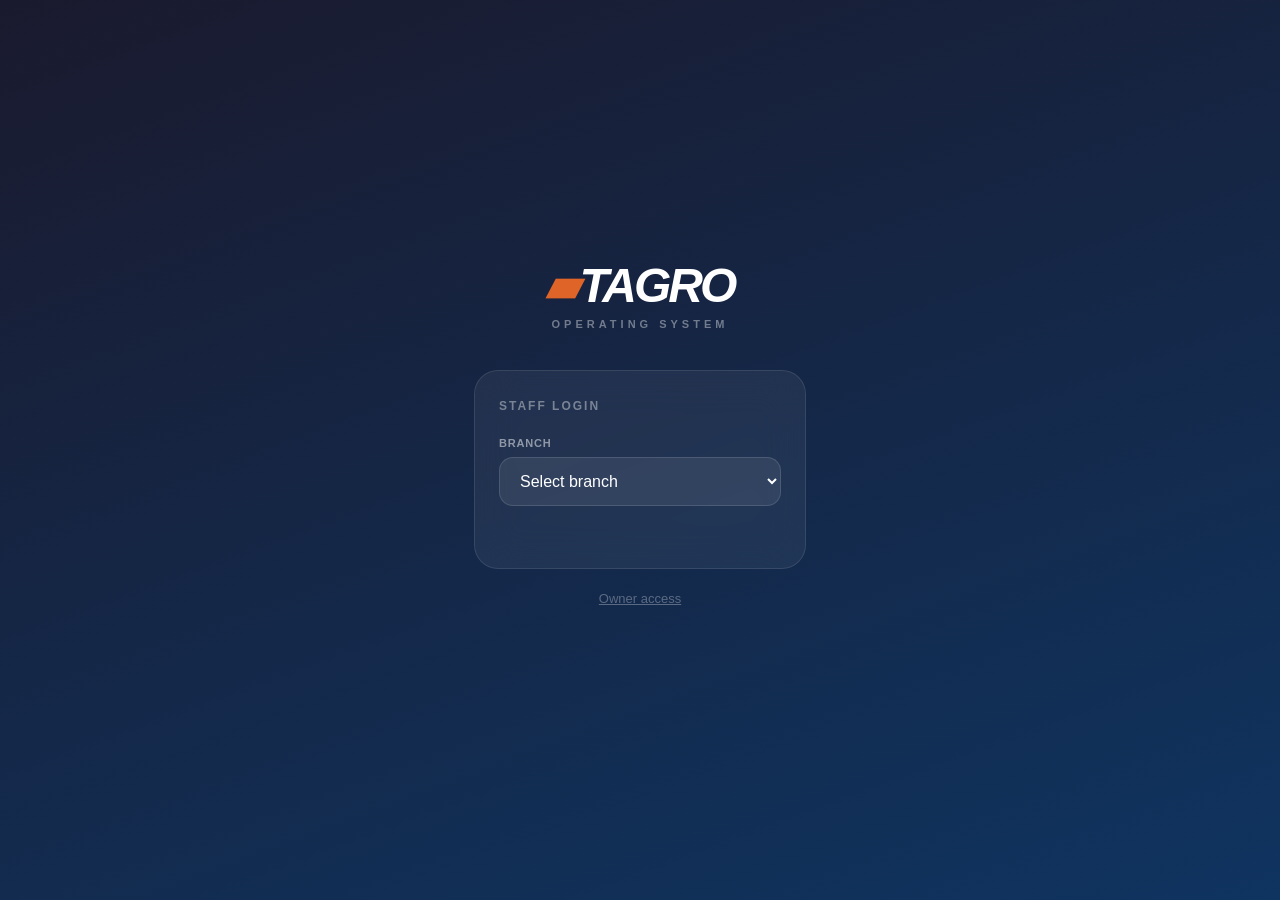
<file: index.html>
<!DOCTYPE html>
<html lang="en">
<head>
<meta charset="utf-8">
<meta name="viewport" content="width=device-width,initial-scale=1,maximum-scale=1,viewport-fit=cover">
<meta name="apple-mobile-web-app-capable" content="yes">
<meta name="apple-mobile-web-app-status-bar-style" content="black-translucent">
<meta name="apple-mobile-web-app-title" content="TAGRO">
<meta name="theme-color" content="#1a1a2e">
<link rel="apple-touch-icon" href="icon-192.png">
<link rel="manifest" href="manifest.json">
<title>TAGRO OS</title>
<link rel="stylesheet" href="os-shell.css">
<script src="os-manifest.js"></script>
<script src="os-icons.js"></script>
<script src="os-core.js"></script>
</head>
<body>

<!-- STATUS BAR -->
<div id="os-statusbar">
  <div class="sb-left">
    <span class="sb-branch" id="sb-branch">—</span>
    <span class="sb-user" id="sb-user"></span>
  </div>
  <div class="sb-right">
    <div id="notif-badge-wrap">
      <button id="notif-btn" onclick="ShadeController.open()" aria-label="Notifications">
        <svg width="22" height="22" viewBox="0 0 24 24" fill="none" stroke="rgba(255,255,255,.8)" stroke-width="2" stroke-linecap="round" stroke-linejoin="round">
          <path d="M18 8A6 6 0 0 0 6 8c0 7-3 9-3 9h18s-3-2-3-9"/><path d="M13.73 21a2 2 0 0 1-3.46 0"/>
        </svg>
      </button>
      <div id="notif-badge">0</div>
    </div>
  </div>
</div>

<!-- HOME SCREEN -->
<div id="os-home">
  <div id="icon-pages">
    <!-- Pages rendered by JS -->
  </div>
</div>

<!-- PAGE DOTS -->
<div id="page-dots"></div>

<!-- DOCK -->
<div id="os-dock">
  <button class="dock-btn" onclick="AppLauncher.close(); ShadeController.close();" title="Home">
    <svg viewBox="0 0 24 24"><path d="m3 9 9-7 9 7v11a2 2 0 0 1-2 2H5a2 2 0 0 1-2-2z"/><polyline points="9 22 9 12 15 12 15 22"/></svg>
    <span>Home</span>
  </button>
  <button class="dock-btn" onclick="AppLauncher.open('receive')" title="Receive Machine">
    <svg viewBox="0 0 24 24"><path d="M12 2v13M8 11l4 4 4-4"/><rect x="3" y="17" width="18" height="4" rx="2"/></svg>
    <span>Receive</span>
  </button>
  <button class="dock-btn" onclick="AppLauncher.open('jobs')" title="All Jobs">
    <svg viewBox="0 0 24 24"><rect x="3" y="4" width="18" height="18" rx="2"/><path d="M16 2v4M8 2v4M3 10h18"/></svg>
    <span>Jobs</span>
  </button>

</div>

<!-- EXIT TO PHONE -->
<button id="btn-exit-phone" onclick="exitToPhone()" title="Return to phone">
  <svg width="18" height="18" viewBox="0 0 24 24" fill="none" stroke="currentColor" stroke-width="2" stroke-linecap="round" stroke-linejoin="round">
    <path d="M9 21H5a2 2 0 0 1-2-2V5a2 2 0 0 1 2-2h4M16 17l5-5-5-5M21 12H9"/>
  </svg>
</button>

<!-- HARD RESET -->
<button id="btn-hard-reset" onclick="HardReset.trigger()" title="Recover from hang">
  <svg viewBox="0 0 24 24"><polyline points="1 4 1 10 7 10"/><path d="M3.51 15a9 9 0 1 0 .49-3.9"/></svg>
</button>

<!-- NOTIFICATION SHADE -->
<div id="notif-shade">
  <div id="shade-backdrop" onclick="ShadeController.close()"></div>
  <div id="shade-panel">
    <div id="shade-drag-area" onclick="ShadeController.close()">
      <div class="shade-handle"></div>
    </div>

    <!-- Quick settings -->
    <div id="shade-quick">

      <div class="quick-tile" id="qt-branch">
        <span class="qt-icon">🏢</span>
        <span class="qt-label" id="qt-branch-label">Branch</span>
      </div>
      <div class="quick-tile" onclick="ShadeController.openSettings()">
        <span class="qt-icon">⚙️</span>
        <span class="qt-label">Settings</span>
      </div>
      <div class="quick-tile" onclick="doLogout()">
        <span class="qt-icon">🔒</span>
        <span class="qt-label">Logout</span>
      </div>
    </div>

    <!-- Pinned shortcuts -->
    <div id="shade-shortcuts">
      <!-- rendered by JS -->
    </div>

    <!-- Notifications -->
    <div id="shade-notifs">
      <!-- rendered by JS -->
    </div>
  </div>
</div>

<!-- APP OVERLAY -->
<div id="app-overlay">
  <div id="app-titlebar">
    <button id="app-back" onclick="AppLauncher.close()" aria-label="Back to home">‹</button>
    <span id="app-title">App</span>
  </div>
  <iframe id="app-frame" src="about:blank" allow="microphone; camera"></iframe>
</div>

<!-- TOAST -->
<div id="os-toast"></div>

<script>
// ═══════════════════════════════════════════════════════════
// TAGRO OS — Shell Controller
// ═══════════════════════════════════════════════════════════

// ── BOOT ──────────────────────────────────────────────────
window.addEventListener('DOMContentLoaded', boot);

async function boot() {
  if (!Session.valid()) {
    location.href = 'login.html';
    return;
  }
  const s = Session.get();
  updateStatusBar(s);
  renderIconGrid(s);
  renderShade(s);
  Notifications.badge();
  setupSwipeGesture();
  setupPageSwipe();

  // Background tasks
  KVConfig.load().catch(() => {});
  setTimeout(() => Jobs.pull().catch(() => {}), 800);

  // Seed a welcome notification if first boot
  if (!OS.get('tagro_booted')) {
    OS.set('tagro_booted', true);
    Notifications.add(`Welcome to TAGRO OS, ${s.name}. Tap any app to begin.`, 'internal');
  }
}

// ── STATUS BAR ────────────────────────────────────────────
function updateStatusBar(s) {
  const branch = s?.branch || '—';
  document.getElementById('sb-branch').textContent = branch;
  document.getElementById('sb-user').textContent = s?.name || '';
  document.getElementById('qt-branch-label').textContent = branch;
}

// ── ICON GRID ─────────────────────────────────────────────
let currentPage = 0;
let iconOrder   = [];

function getVisibleApps(s) {
  // Delegates entirely to TAGRO_MANIFEST.canAccess — the single permission authority.
  // The shell never contains permission logic. It only asks the registry.
  return TAGRO_MANIFEST.apps.filter(a => TAGRO_MANIFEST.canAccess(a, s));
}

function renderIconGrid(s) {
  // Load saved order
  const saved = OS.get('tagro_icon_order', null);
  const apps  = getVisibleApps(s);

  // Use saved order if valid, else default
  if (saved && saved.every(id => apps.find(a => a.id === id))) {
    iconOrder = saved.map(id => apps.find(a => a.id === id));
  } else {
    iconOrder = apps;
  }

  const ICONS_PER_PAGE = 12; // 4×3 grid
  const pages = [];
  for (let i = 0; i < iconOrder.length; i += ICONS_PER_PAGE) {
    pages.push(iconOrder.slice(i, i + ICONS_PER_PAGE));
  }

  const container = document.getElementById('icon-pages');
  container.innerHTML = '';

  pages.forEach((pageApps, pageIdx) => {
    const page = document.createElement('div');
    page.className = 'icon-page';
    page.dataset.page = pageIdx;
    page.style.display = pageIdx === 0 ? 'grid' : 'none';

    pageApps.forEach(app => {
      const el = document.createElement('div');
      el.className = 'app-icon';
      el.dataset.appId = app.id;
      el.innerHTML = `
        <div class="icon-bubble" style="background: ${app.color}">
          ${ICONS[app.icon] || ICONS.close}
        </div>
        <span class="icon-label">${app.label}</span>
      `;
      el.addEventListener('click', () => AppLauncher.open(app.id));
      setupLongPress(el, app);
      page.appendChild(el);
    });

    container.appendChild(page);
  });

  renderPageDots(pages.length);
}

// ── PAGE DOTS ─────────────────────────────────────────────
function renderPageDots(count) {
  const dots = document.getElementById('page-dots');
  dots.innerHTML = '';
  for (let i = 0; i < count; i++) {
    const d = document.createElement('div');
    d.className = 'page-dot' + (i === 0 ? ' active' : '');
    dots.appendChild(d);
  }
}

function setPage(n) {
  const pages = document.querySelectorAll('.icon-page');
  if (n < 0 || n >= pages.length) return;
  pages.forEach((p, i) => p.style.display = i === n ? 'grid' : 'none');
  document.querySelectorAll('.page-dot').forEach((d, i) => {
    d.classList.toggle('active', i === n);
  });
  currentPage = n;
}

// ── HORIZONTAL SWIPE (page switching) ─────────────────────
function setupPageSwipe() {
  const home = document.getElementById('os-home');
  let sx = 0, sy = 0, dragging = false;

  home.addEventListener('touchstart', e => {
    sx = e.touches[0].clientX;
    sy = e.touches[0].clientY;
    dragging = true;
  }, { passive: true });

  home.addEventListener('touchend', e => {
    if (!dragging) return;
    dragging = false;
    const dx = e.changedTouches[0].clientX - sx;
    const dy = e.changedTouches[0].clientY - sy;
    if (Math.abs(dx) > Math.abs(dy) * 1.5 && Math.abs(dx) > 50) {
      if (dx < 0) setPage(currentPage + 1);
      else         setPage(currentPage - 1);
    }
  }, { passive: true });
}

// ── SHADE SWIPE (pull down from top) ──────────────────────
const ShadeController = {
  open: () => {
    renderNotifList();
    document.getElementById('notif-shade').classList.add('open');
    Notifications.markRead();
  },
  close: () => document.getElementById('notif-shade').classList.remove('open'),

  openSettings: () => {
    ShadeController.close();
    const s   = Session.get();
    const ovl = document.getElementById('settings-overlay');
    document.getElementById('settings-session').innerHTML =
      `<strong style="color:white">${OS.esc(s?.name || '—')}</strong><br>
       ${OS.esc(s?.branch || '—')} — ${OS.esc(s?.branchName || '')}
       ${s?.role ? '<br><span style="color:#df6427;font-weight:800">' + OS.esc(s.role) + '</span>' : ''}`;
    document.getElementById('settings-device').textContent = getDeviceId();
    document.getElementById('settings-version').textContent = TAGRO_MANIFEST.version + ' · ' + TAGRO_MANIFEST.build;
    ovl.style.display = 'block';
  },

  closeSettings: () => {
    document.getElementById('settings-overlay').style.display = 'none';
  }
};

function setupSwipeGesture() {
  let startY = 0, startX = 0;

  document.addEventListener('touchstart', e => {
    startY = e.touches[0].clientY;
    startX = e.touches[0].clientX;
  }, { passive: true });

  document.addEventListener('touchend', e => {
    const dy = e.changedTouches[0].clientY - startY;
    const dx = e.changedTouches[0].clientX - startX;
    // Pull down from top third to open shade
    if (dy > 80 && startY < window.innerHeight * 0.35 && Math.abs(dx) < 60) {
      if (!document.getElementById('notif-shade').classList.contains('open')) {
        ShadeController.open();
      }
    }
    // Swipe up on shade to close
    if (dy < -60 && document.getElementById('notif-shade').classList.contains('open')) {
      ShadeController.close();
    }
  }, { passive: true });
}

// ── LONG PRESS (icon wiggle / move future) ────────────────
function setupLongPress(el, app) {
  let timer;
  el.addEventListener('touchstart', () => {
    timer = setTimeout(() => {
      Toast.show('Hold to rearrange — coming soon');
    }, 600);
  }, { passive: true });
  el.addEventListener('touchend',   () => clearTimeout(timer), { passive: true });
  el.addEventListener('touchmove',  () => clearTimeout(timer), { passive: true });
}

// ── NOTIFICATION SHADE ────────────────────────────────────
function renderShade(s) {
  // Pinned shortcuts — top 4 apps
  const shortcuts = document.getElementById('shade-shortcuts');
  const apps = getVisibleApps(s).slice(0, 6);
  shortcuts.innerHTML = apps.map(a => `
    <div class="shortcut-chip" onclick="ShadeController.close(); AppLauncher.open('${a.id}')">
      <div style="width:20px;height:20px;background:${a.color};border-radius:6px;display:flex;align-items:center;justify-content:center;">
        <svg width="12" height="12" viewBox="0 0 24 24" fill="none" stroke="white" stroke-width="2.5" stroke-linecap="round" stroke-linejoin="round">${ICONS[a.icon]?.match(/<[^>]+>[\s\S]*<\/[^>]+>/)?.[0] || ''}</svg>
      </div>
      ${a.label}
    </div>
  `).join('');
}

function renderNotifList() {
  const list  = document.getElementById('shade-notifs');
  const notifs = Notifications.all();
  const colors = TAGRO_MANIFEST.notificationColors;

  if (!notifs.length) {
    list.innerHTML = `<div style="text-align:center;padding:32px;color:rgba(255,255,255,.4);font-size:14px;">No notifications</div>`;
    return;
  }

  list.innerHTML = notifs.slice(0, 30).map(n => {
    const c = colors[n.type] || colors.internal;
    return `
      <div class="notif-item" onclick="handleNotifTap('${n.id}')">
        <div class="notif-dot" style="background:${c.dot}"></div>
        <div class="notif-body">
          <div class="notif-type" style="color:${c.dot}">${c.label}</div>
          <div class="notif-msg">${OS.esc(n.msg)}</div>
          <div class="notif-time">${timeAgo(n.at)}</div>
        </div>
      </div>`;
  }).join('');
}

function handleNotifTap(id) {
  ShadeController.close();
}



// ── EXIT TO PHONE ─────────────────────────────────────────
function exitToPhone() {
  if (window.history.length > 1) {
    window.history.go(-(window.history.length));
  } else {
    // iOS: can't programmatically exit — guide the user
    Toast.show('Press your phone home button to exit');
  }
}

// ── LOGOUT ────────────────────────────────────────────────
function doLogout() {
  Session.clear();
  location.href = 'login.html';
}


</script>

<!-- SETTINGS PANEL (shade-only, no separate file needed) -->
<div id="settings-overlay" style="
  display:none; position:fixed; inset:0; z-index:900;
  background:rgba(0,0,0,.5); backdrop-filter:blur(6px);">
  <div id="settings-panel" style="
    position:absolute; bottom:0; left:0; right:0;
    background:#1a1a2e; border-radius:24px 24px 0 0;
    padding:0 0 calc(env(safe-area-inset-bottom,0px) + 24px);
    max-height:80vh; overflow-y:auto;">
    <div style="width:36px;height:4px;background:rgba(255,255,255,.3);border-radius:2px;margin:12px auto 0;"></div>
    <div style="padding:20px 24px 8px;font-size:12px;font-weight:900;color:rgba(255,255,255,.4);letter-spacing:2px;text-transform:uppercase;">Settings</div>

    <div style="padding:0 20px;">
      <!-- Session info -->
      <div style="background:rgba(255,255,255,.06);border-radius:14px;padding:14px 16px;margin-bottom:12px;">
        <div style="font-size:11px;color:rgba(255,255,255,.4);font-weight:800;text-transform:uppercase;letter-spacing:.8px;margin-bottom:8px;">Session</div>
        <div id="settings-session" style="font-size:14px;color:rgba(255,255,255,.8);line-height:1.6;"></div>
      </div>

      <!-- Device info -->
      <div style="background:rgba(255,255,255,.06);border-radius:14px;padding:14px 16px;margin-bottom:12px;">
        <div style="font-size:11px;color:rgba(255,255,255,.4);font-weight:800;text-transform:uppercase;letter-spacing:.8px;margin-bottom:8px;">Device</div>
        <div style="font-size:13px;color:rgba(255,255,255,.6);" id="settings-device"></div>
      </div>

      <!-- Version -->
      <div style="background:rgba(255,255,255,.06);border-radius:14px;padding:14px 16px;margin-bottom:20px;">
        <div style="font-size:11px;color:rgba(255,255,255,.4);font-weight:800;text-transform:uppercase;letter-spacing:.8px;margin-bottom:4px;">TAGRO OS</div>
        <div style="font-size:13px;color:rgba(255,255,255,.5);">Version <span id="settings-version"></span></div>
      </div>

      <button onclick="doLogout()" style="
        width:100%;padding:14px;background:rgba(220,40,40,.15);
        color:#f87171;border:1.5px solid rgba(220,40,40,.3);
        border-radius:14px;font-size:15px;font-weight:800;cursor:pointer;margin-bottom:10px;">
        Log Out
      </button>
      <button onclick="ShadeController.closeSettings()" style="
        width:100%;padding:14px;background:rgba(255,255,255,.07);
        color:rgba(255,255,255,.6);border:1.5px solid rgba(255,255,255,.1);
        border-radius:14px;font-size:15px;font-weight:800;cursor:pointer;">
        Close
      </button>
    </div>
  </div>
</div>

</body>
</html>
</file>
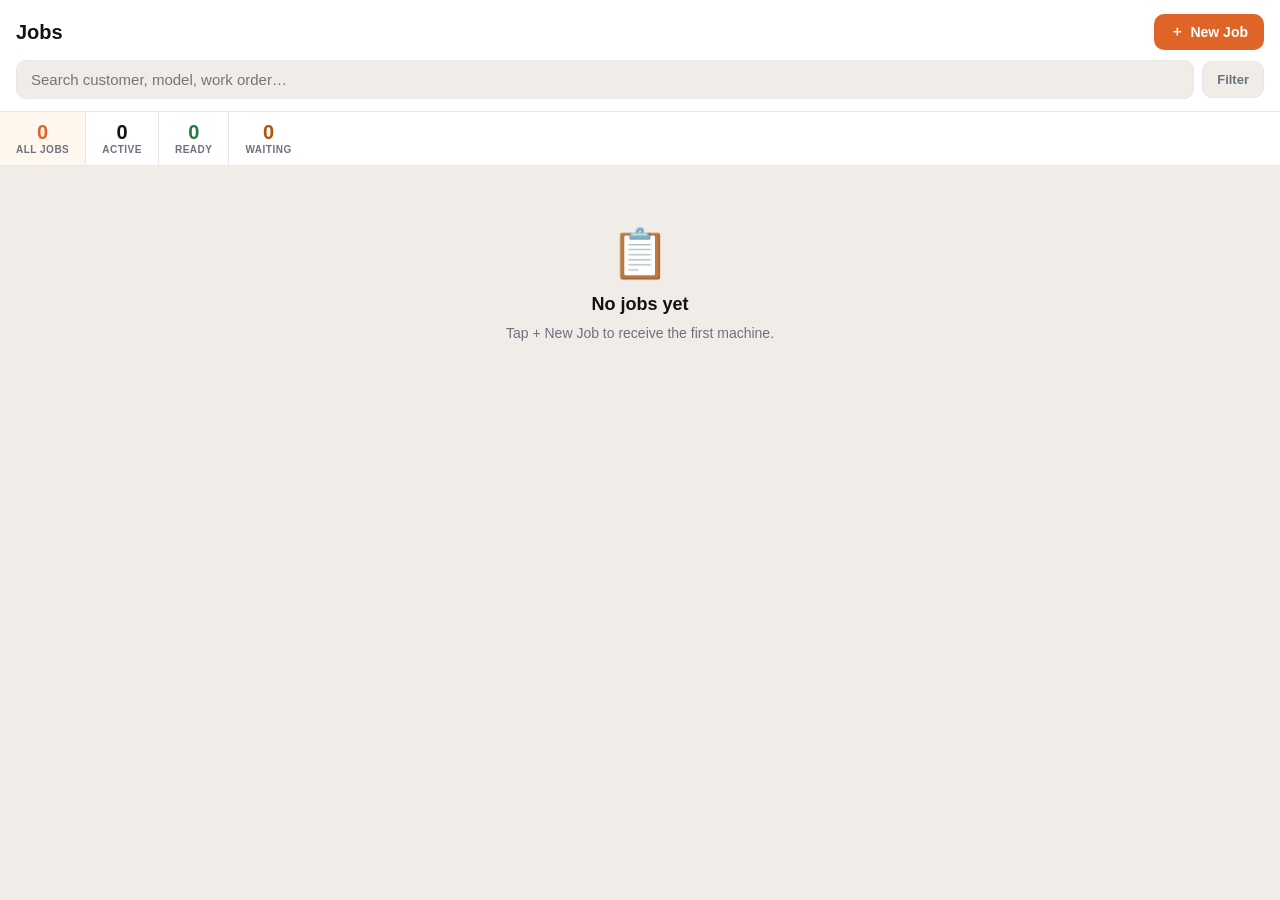
<file: app-jobs.html>
<!DOCTYPE html>
<html lang="en">
<head>
<meta charset="utf-8">
<meta name="viewport" content="width=device-width,initial-scale=1,maximum-scale=1,viewport-fit=cover">
<title>Jobs — TAGRO OS</title>
<style>
/* ── JOBS APP STYLES ────────────────────────────────────────
   Self-contained. Never imports os-shell.css.
   Designed for the OS desktop — feels like a workshop counter,
   not a traditional web list. */

*, *::before, *::after { box-sizing: border-box; margin: 0; padding: 0; }

:root {
  --tagro:       #df6427;
  --tagro-dark:  #b84e1c;
  --tagro-light: #fff7ed;
  --green:       #287a3e;
  --green-light: #f0fdf4;
  --blue:        #2563eb;
  --blue-light:  #eff6ff;
  --amber:       #b45309;
  --amber-light: #fffbeb;
  --red:         #dc2626;
  --red-light:   #fef2f2;
  --slate:       #475569;
  --surface:     #ffffff;
  --bg:          #f0ede8;
  --text:        #121212;
  --muted:       #6b7280;
  --border:      #e5e7eb;
  --font:        -apple-system, 'SF Pro Display', 'Segoe UI', sans-serif;
  --safe-bottom: env(safe-area-inset-bottom, 0px);
  --radius:      16px;
}

html, body {
  height: 100%; background: var(--bg);
  font-family: var(--font); color: var(--text);
  overflow-x: hidden;
  -webkit-tap-highlight-color: transparent;
}

/* ── HEADER ─────────────────────────────────────────────── */
#app-header {
  position: sticky; top: 0; z-index: 20;
  background: white;
  border-bottom: 1px solid var(--border);
  padding: 14px 16px 12px;
}

.header-row {
  display: flex; align-items: center;
  gap: 10px; margin-bottom: 10px;
}

.header-title {
  font-size: 20px; font-weight: 900;
  color: var(--text); flex: 1;
}

#btn-new-job {
  background: var(--tagro); color: white;
  border: none; border-radius: 10px;
  padding: 9px 16px;
  font-size: 14px; font-weight: 900;
  cursor: pointer; white-space: nowrap;
  display: flex; align-items: center; gap: 6px;
  transition: background .15s;
}
#btn-new-job:active { background: var(--tagro-dark); transform: scale(.97); }

/* ── SEARCH + FILTER ────────────────────────────────────── */
.search-row {
  display: flex; gap: 8px; align-items: center;
}

#search-input {
  flex: 1; padding: 10px 14px;
  border: 1.5px solid var(--border); border-radius: 10px;
  font-size: 15px; font-family: var(--font);
  background: var(--bg); color: var(--text);
  outline: none; transition: border-color .2s;
}
#search-input:focus { border-color: var(--tagro); background: white; }

#filter-btn {
  padding: 10px 14px;
  background: var(--bg); border: 1.5px solid var(--border);
  border-radius: 10px; font-size: 13px; font-weight: 800;
  color: var(--muted); cursor: pointer; white-space: nowrap;
  transition: all .15s;
}
#filter-btn.active {
  background: var(--tagro-light);
  border-color: var(--tagro);
  color: var(--tagro-dark);
}
#filter-btn:active { transform: scale(.97); }

/* ── FILTER CHIPS ───────────────────────────────────────── */
#filter-chips {
  display: none;
  gap: 6px; padding: 10px 16px 0;
  overflow-x: auto; scrollbar-width: none;
}
#filter-chips.open { display: flex; }
#filter-chips::-webkit-scrollbar { display: none; }

.filter-chip {
  flex: none; padding: 6px 14px;
  border: 1.5px solid var(--border); border-radius: 99px;
  background: white; color: var(--muted);
  font-size: 12px; font-weight: 800; cursor: pointer;
  transition: all .15s; white-space: nowrap;
}
.filter-chip.active {
  border-color: var(--tagro); background: var(--tagro-light);
  color: var(--tagro-dark);
}
.filter-chip:active { transform: scale(.95); }

/* ── STATS BAR ──────────────────────────────────────────── */
#stats-bar {
  display: flex; gap: 0;
  background: white; border-bottom: 1px solid var(--border);
  overflow-x: auto; scrollbar-width: none;
}
#stats-bar::-webkit-scrollbar { display: none; }

.stat-pill {
  flex: none; padding: 10px 16px;
  text-align: center; cursor: pointer;
  border-right: 1px solid var(--border);
  transition: background .15s; white-space: nowrap;
}
.stat-pill:last-child { border-right: none; }
.stat-pill:active { background: var(--bg); }
.stat-pill.active { background: var(--tagro-light); }

.stat-num {
  display: block; font-size: 20px; font-weight: 900;
  line-height: 1; color: var(--text);
}
.stat-num.orange { color: var(--tagro); }
.stat-num.green  { color: var(--green); }
.stat-num.amber  { color: var(--amber); }
.stat-num.red    { color: var(--red);   }

.stat-label {
  display: block; font-size: 10px; font-weight: 800;
  color: var(--muted); text-transform: uppercase;
  letter-spacing: .5px; margin-top: 2px;
}

/* ── JOB LIST ───────────────────────────────────────────── */
#job-list {
  padding: 12px 16px calc(80px + var(--safe-bottom));
}

.empty-state {
  text-align: center; padding: 48px 24px;
  color: var(--muted);
}
.empty-icon { font-size: 48px; margin-bottom: 12px; }
.empty-title { font-size: 18px; font-weight: 900; margin-bottom: 8px; color: var(--text); }
.empty-sub { font-size: 14px; line-height: 1.5; }

/* ── JOB CARD ───────────────────────────────────────────── */
.job-card {
  background: white; border-radius: var(--radius);
  border: 1.5px solid var(--border);
  margin-bottom: 10px; overflow: hidden;
  transition: border-color .15s, box-shadow .15s;
  cursor: pointer;
}
.job-card:active {
  border-color: var(--tagro);
  box-shadow: 0 0 0 3px var(--tagro-light);
}

/* Status colour strip on left edge */
.job-card-inner {
  display: flex; gap: 0;
}
.status-strip {
  width: 4px; flex: none;
  border-radius: 0;
}

.job-card-body {
  flex: 1; padding: 14px 14px 12px;
  min-width: 0;
}

/* Top row: WO + age */
.job-top {
  display: flex; align-items: flex-start;
  justify-content: space-between; gap: 8px;
  margin-bottom: 6px;
}
.job-wo {
  font-size: 13px; font-weight: 900;
  color: var(--tagro); letter-spacing: .3px;
  white-space: nowrap;
}
.job-age {
  font-size: 11px; font-weight: 700;
  color: var(--muted); white-space: nowrap;
}
.job-age.warn { color: var(--amber); }
.job-age.urgent { color: var(--red); font-weight: 900; }

/* Customer and machine */
.job-customer {
  font-size: 16px; font-weight: 900;
  color: var(--text); margin-bottom: 2px;
  white-space: nowrap; overflow: hidden; text-overflow: ellipsis;
}
.job-machine {
  font-size: 13px; font-weight: 700; color: var(--muted);
  margin-bottom: 8px;
  white-space: nowrap; overflow: hidden; text-overflow: ellipsis;
}

/* Status + action row */
.job-footer {
  display: flex; align-items: center;
  justify-content: space-between; gap: 8px;
}
.status-badge {
  display: inline-flex; align-items: center; gap: 5px;
  padding: 4px 10px; border-radius: 99px;
  font-size: 11px; font-weight: 900;
  text-transform: uppercase; letter-spacing: .4px;
  white-space: nowrap;
}

.action-btn {
  padding: 7px 14px; border-radius: 8px;
  font-size: 12px; font-weight: 900;
  border: none; cursor: pointer;
  white-space: nowrap; transition: all .15s;
}
.action-btn:active { transform: scale(.95); }

/* ── STATUS COLOURS ─────────────────────────────────────── */
.s-received        { background: #f0f9ff; color: #0369a1; }
.s-inspecting      { background: #faf5ff; color: #7c3aed; }
.s-repairing       { background: var(--green-light); color: var(--green); }
.s-onhold          { background: var(--amber-light); color: var(--amber); }
.s-waitingparts    { background: var(--amber-light); color: var(--amber); }
.s-awaitingapproval{ background: var(--blue-light);  color: var(--blue);  }
.s-ready           { background: var(--green-light); color: var(--green); }
.s-delivered       { background: #f8fafc; color: var(--slate); }

/* Strip colours */
.strip-received        { background: #0369a1; }
.strip-inspecting      { background: #7c3aed; }
.strip-repairing       { background: var(--green); }
.strip-onhold          { background: var(--amber); }
.strip-waitingparts    { background: var(--amber); }
.strip-awaitingapproval{ background: var(--blue);  }
.strip-ready           { background: var(--green); }
.strip-delivered       { background: var(--slate); }

/* Action button colours */
.ab-inspect  { background: #f0e6ff; color: #7c3aed; }
.ab-work     { background: var(--green-light); color: var(--green); }
.ab-approval { background: var(--blue-light);  color: var(--blue);  }
.ab-view     { background: var(--bg); color: var(--muted); }
.ab-deliver  { background: var(--tagro-light); color: var(--tagro-dark); }

/* ── SYNC STATUS ────────────────────────────────────────── */
#sync-bar {
  display: none;
  padding: 8px 16px;
  background: var(--amber-light);
  border-bottom: 1px solid #fde68a;
  font-size: 12px; font-weight: 700; color: var(--amber);
  text-align: center;
}
#sync-bar.show { display: block; }

/* ── PULL TO REFRESH HINT ───────────────────────────────── */
#refresh-hint {
  text-align: center; padding: 12px;
  font-size: 12px; color: var(--muted); font-weight: 600;
  display: none;
}

/* ── LOADING ────────────────────────────────────────────── */
#loading {
  text-align: center; padding: 48px 24px;
  color: var(--muted); font-size: 14px; font-weight: 700;
}
.spinner-sm {
  display: inline-block; width: 20px; height: 20px;
  border: 3px solid var(--border); border-top-color: var(--tagro);
  border-radius: 50%; animation: spin .8s linear infinite;
  vertical-align: middle; margin-right: 8px;
}
@keyframes spin { to { transform: rotate(360deg); } }
</style>
</head>
<body>

<!-- HEADER -->
<div id="app-header">
  <div class="header-row">
    <span class="header-title">Jobs</span>
    <button id="btn-new-job" onclick="openReceive()">
      <span>＋</span> New Job
    </button>
  </div>
  <div class="search-row">
    <input type="search" id="search-input"
      placeholder="Search customer, model, work order…"
      oninput="onSearch(this.value)">
    <button id="filter-btn" onclick="toggleFilter()">Filter</button>
  </div>
</div>

<!-- FILTER CHIPS (hidden until Filter tapped) -->
<div id="filter-chips">
  <!-- rendered by JS from status list -->
</div>

<!-- PENDING SYNC WARNING -->
<div id="sync-bar">⚠ Changes pending sync — reconnect to update all devices</div>

<!-- STATS BAR -->
<div id="stats-bar">
  <!-- rendered by JS -->
</div>

<!-- JOB LIST -->
<div id="loading"><span class="spinner-sm"></span>Loading jobs…</div>
<div id="job-list" style="display:none"></div>
<div id="refresh-hint">Pull down to refresh</div>

<script>
// ══════════════════════════════════════════════════════════
// TAGRO OS — app-jobs.html
//
// Thin client. Lists jobs. Derives status from timeline.
// Routes to next app based on job state.
// All data from Jobs service. No Worker calls.
// ══════════════════════════════════════════════════════════

// ── ROUTING TABLE ─────────────────────────────────────────
// Derived from status. Never hardcoded per-job.
// When a new status is added to statusFromEvent, add it here.
const NEXT_ACTION = {
  'Received':          { label: 'Inspect',        app: 'inspection', cls: 'ab-inspect'  },
  'Inspecting':        { label: 'Continue',        app: 'inspection', cls: 'ab-inspect'  },
  'Repairing':         { label: 'Workbench',       app: 'work',       cls: 'ab-work'     },
  'On Hold':           { label: 'Resume',          app: 'work',       cls: 'ab-work'     },
  'Waiting Parts':     { label: 'View Job',        app: 'work',       cls: 'ab-view'     },
  'Awaiting Approval': { label: 'Approval',        app: 'approval',   cls: 'ab-approval' },
  'Ready':             { label: 'Deliver',         app: 'work',       cls: 'ab-deliver'  },
  'Delivered':         { label: 'Record',          app: 'work',       cls: 'ab-view'     },
  'Completed':         { label: 'Record',          app: 'work',       cls: 'ab-view'     },
};

// Status → CSS class mapping (for badge and strip colours)
const STATUS_CSS = {
  'Received':           'received',
  'Inspecting':         'inspecting',
  'Repairing':          'repairing',
  'On Hold':            'onhold',
  'Waiting Parts':      'waitingparts',
  'Awaiting Approval':  'awaitingapproval',
  'Ready':              'ready',
  'Delivered':          'delivered',
  'Completed':          'delivered',
};

// ── STATE ─────────────────────────────────────────────────
let allJobs      = [];
let filteredJobs = [];
let activeFilter = null;   // null = All
let searchQuery  = '';

// ── BOOT ──────────────────────────────────────────────────
window.addEventListener('DOMContentLoaded', boot);

async function boot() {
  loadJobs();
  checkPendingSync();
  renderFilterChips();

  // Pull fresh jobs from Dropbox/Worker in background
  try {
    await window.parent?.Jobs?.pull();
    loadJobs(); // Re-render with any new data
  } catch {}
}

// ── LOAD JOBS ─────────────────────────────────────────────
// Reads from the Jobs service — no Worker call.
// Status derived here, not stored on job.
function loadJobs() {
  try {
    const raw = window.parent?.Jobs?.all() || [];
    // Annotate with derived status (never stored)
    allJobs = raw.map(job => ({
      ...job,
      _status:  deriveStatus(job),
      _ageDays: ageDays(job),
    }));
    allJobs.sort((a, b) =>
      new Date(b.createdAt || 0) - new Date(a.createdAt || 0)
    );
  } catch {
    allJobs = [];
  }
  applyFilter();
  document.getElementById('loading').style.display = 'none';
  document.getElementById('job-list').style.display = 'block';
}

// ── STATUS DERIVATION ─────────────────────────────────────
// Reads statusFromEvent from the manifest via the OS.
// Never hardcoded here. Same logic as Jobs.deriveStatus() in os-core.
function deriveStatus(job) {
  try {
    // Prefer OS method if available
    if (window.parent?.Jobs?.deriveStatus) {
      return window.parent.Jobs.deriveStatus(job);
    }
  } catch {}
  // Inline fallback for standalone/test use
  const map    = window.parent?.TAGRO_MANIFEST?.statusFromEvent || {};
  const events = (job.timeline || []).slice().reverse();
  for (const ev of events) {
    const s = map[ev.type];
    if (s !== undefined && s !== null) return s;
  }
  return 'Received';
}

function ageDays(job) {
  try {
    if (window.parent?.Jobs?.ageDays) return window.parent.Jobs.ageDays(job);
  } catch {}
  return Math.floor(
    (Date.now() - new Date(job.createdAt || job.date || Date.now()).getTime()) / 86400000
  );
}

// ── SEARCH ────────────────────────────────────────────────
function onSearch(val) {
  searchQuery = val.toLowerCase().trim();
  applyFilter();
}

// ── FILTER ────────────────────────────────────────────────
const FILTER_STATUSES = [
  'All',
  'Received',
  'Inspecting',
  'Repairing',
  'On Hold',
  'Waiting Parts',
  'Awaiting Approval',
  'Ready',
  'Delivered',
];

function renderFilterChips() {
  const bar = document.getElementById('filter-chips');
  bar.innerHTML = FILTER_STATUSES.map(s => `
    <div class="filter-chip ${s === 'All' && !activeFilter ? 'active' : ''}"
      data-status="${esc(s)}"
      onclick="setFilter(${s === 'All' ? 'null' : `'${esc(s)}'`})">
      ${esc(s)}
    </div>
  `).join('');
}

function setFilter(status) {
  activeFilter = status;
  // Update chip highlights
  document.querySelectorAll('.filter-chip').forEach(c => {
    const s = c.dataset.status;
    c.classList.toggle('active',
      (status === null && s === 'All') || s === status
    );
  });
  applyFilter();
}

function toggleFilter() {
  const chips = document.getElementById('filter-chips');
  const btn   = document.getElementById('filter-btn');
  const open  = chips.classList.toggle('open');
  btn.classList.toggle('active', open);
}

// ── APPLY FILTER + SEARCH ────────────────────────────────
function applyFilter() {
  filteredJobs = allJobs.filter(job => {
    // Status filter
    if (activeFilter && job._status !== activeFilter) return false;
    // Search filter
    if (searchQuery) {
      const haystack = [
        job.workOrder,
        job.customer?.name,
        job.customer?.phone,
        job.machine?.model,
        job.machine?.serial,
        job._status,
      ].join(' ').toLowerCase();
      if (!haystack.includes(searchQuery)) return false;
    }
    return true;
  });

  renderStats();
  renderList();
}

// ── STATS BAR ─────────────────────────────────────────────
function renderStats() {
  const counts = {};
  allJobs.forEach(j => { counts[j._status] = (counts[j._status] || 0) + 1; });

  const urgent   = allJobs.filter(j => j._ageDays >= 14 && j._status !== 'Delivered').length;
  const active   = allJobs.filter(j => !['Delivered','Completed'].includes(j._status)).length;
  const ready    = counts['Ready'] || 0;
  const waiting  = (counts['On Hold'] || 0) + (counts['Waiting Parts'] || 0);

  document.getElementById('stats-bar').innerHTML = `
    <div class="stat-pill ${!activeFilter ? 'active' : ''}" onclick="setFilter(null)">
      <span class="stat-num orange">${allJobs.length}</span>
      <span class="stat-label">All Jobs</span>
    </div>
    <div class="stat-pill ${activeFilter === null ? '' : ''}" onclick="setFilter(null); setFilter(null)">
      <span class="stat-num">${active}</span>
      <span class="stat-label">Active</span>
    </div>
    <div class="stat-pill" onclick="setFilter('Ready')">
      <span class="stat-num green">${ready}</span>
      <span class="stat-label">Ready</span>
    </div>
    <div class="stat-pill" onclick="setFilter('On Hold')">
      <span class="stat-num amber">${waiting}</span>
      <span class="stat-label">Waiting</span>
    </div>
    ${urgent ? `
    <div class="stat-pill" style="cursor:default">
      <span class="stat-num red">${urgent}</span>
      <span class="stat-label">14d+ Old</span>
    </div>` : ''}
  `;
}

// ── JOB LIST RENDER ──────────────────────────────────────
function renderList() {
  const container = document.getElementById('job-list');

  if (!filteredJobs.length) {
    container.innerHTML = `
      <div class="empty-state">
        <div class="empty-icon">📋</div>
        <div class="empty-title">${
          searchQuery || activeFilter
            ? 'No jobs match'
            : 'No jobs yet'
        }</div>
        <div class="empty-sub">${
          searchQuery
            ? `No results for "${esc(searchQuery)}"`
            : activeFilter
            ? `No jobs with status "${esc(activeFilter)}"`
            : 'Tap + New Job to receive the first machine.'
        }</div>
      </div>`;
    return;
  }

  container.innerHTML = filteredJobs.map(job => jobCard(job)).join('');
}

function jobCard(job) {
  const status  = job._status;
  const css     = STATUS_CSS[status] || 'received';
  const action  = NEXT_ACTION[status];
  const age     = job._ageDays;
  const ageCls  = age >= 14 ? 'urgent' : age >= 7 ? 'warn' : '';
  const ageText = age === 0 ? 'Today'
                : age === 1 ? 'Yesterday'
                : age + ' days ago';

  const serial = job.machine?.serial
    ? `· ${esc(job.machine.serial)}`
    : `<span style="opacity:.5">· No serial</span>`;

  return `
    <div class="job-card" onclick="openJob('${esc(job.id)}', '${esc(status)}')">
      <div class="job-card-inner">
        <div class="status-strip strip-${css}"></div>
        <div class="job-card-body">
          <div class="job-top">
            <span class="job-wo">${esc(job.workOrder || '—')}</span>
            <span class="job-age ${ageCls}">${ageText}</span>
          </div>
          <div class="job-customer">${esc(job.customer?.name || 'Unknown Customer')}</div>
          <div class="job-machine">${esc(job.machine?.model || '—')} ${serial}</div>
          <div class="job-footer">
            <span class="status-badge s-${css}">${esc(status)}</span>
            ${action ? `
              <button class="action-btn ${action.cls}"
                onclick="event.stopPropagation(); doAction('${esc(job.id)}', '${action.app}')">
                ${esc(action.label)} →
              </button>` : ''}
          </div>
        </div>
      </div>
    </div>`;
}

// ── JOB ACTIONS ───────────────────────────────────────────
function openJob(jobId, status) {
  const action = NEXT_ACTION[status];
  if (!action) return;
  doAction(jobId, action.app);
}

function doAction(jobId, appId) {
  try {
    const launcher = window.parent?.AppLauncher;
    if (!launcher) return;

    // Check if the target app is enabled in the manifest
    const manifest = window.parent?.TAGRO_MANIFEST;
    const app      = manifest?.apps?.find(a => a.id === appId);

    if (!app || !app.enabled) {
      // Honest message — app is coming, not broken
      window.parent?.Toast?.show(
        appId === 'inspection' ? 'Inspection app coming soon' :
        appId === 'approval'   ? 'Approval app coming soon'  :
        'This app is not yet available'
      );
      return;
    }

    // Pass job context through OS launch context mechanism
    launcher.open(appId, { jobId });
  } catch {
    // Calm failure — never expose internals
    window.parent?.Toast?.show('Unable to open. Please try again.');
  }
}

function openReceive() {
  try {
    window.parent?.AppLauncher?.open('receive');
  } catch {}
}

// ── PENDING SYNC ──────────────────────────────────────────
function checkPendingSync() {
  try {
    const q = window.parent?.OS?.get('tagros_pending_sync', []) || [];
    document.getElementById('sync-bar').classList.toggle('show', q.length > 0);
  } catch {}
}

// ── UTILITY ───────────────────────────────────────────────
function esc(s) {
  return s == null ? '' : String(s)
    .replace(/&/g,'&amp;').replace(/</g,'&lt;')
    .replace(/>/g,'&gt;').replace(/"/g,'&quot;')
    .replace(/'/g,'&#39;');
}
</script>
</body>
</html>
</file>
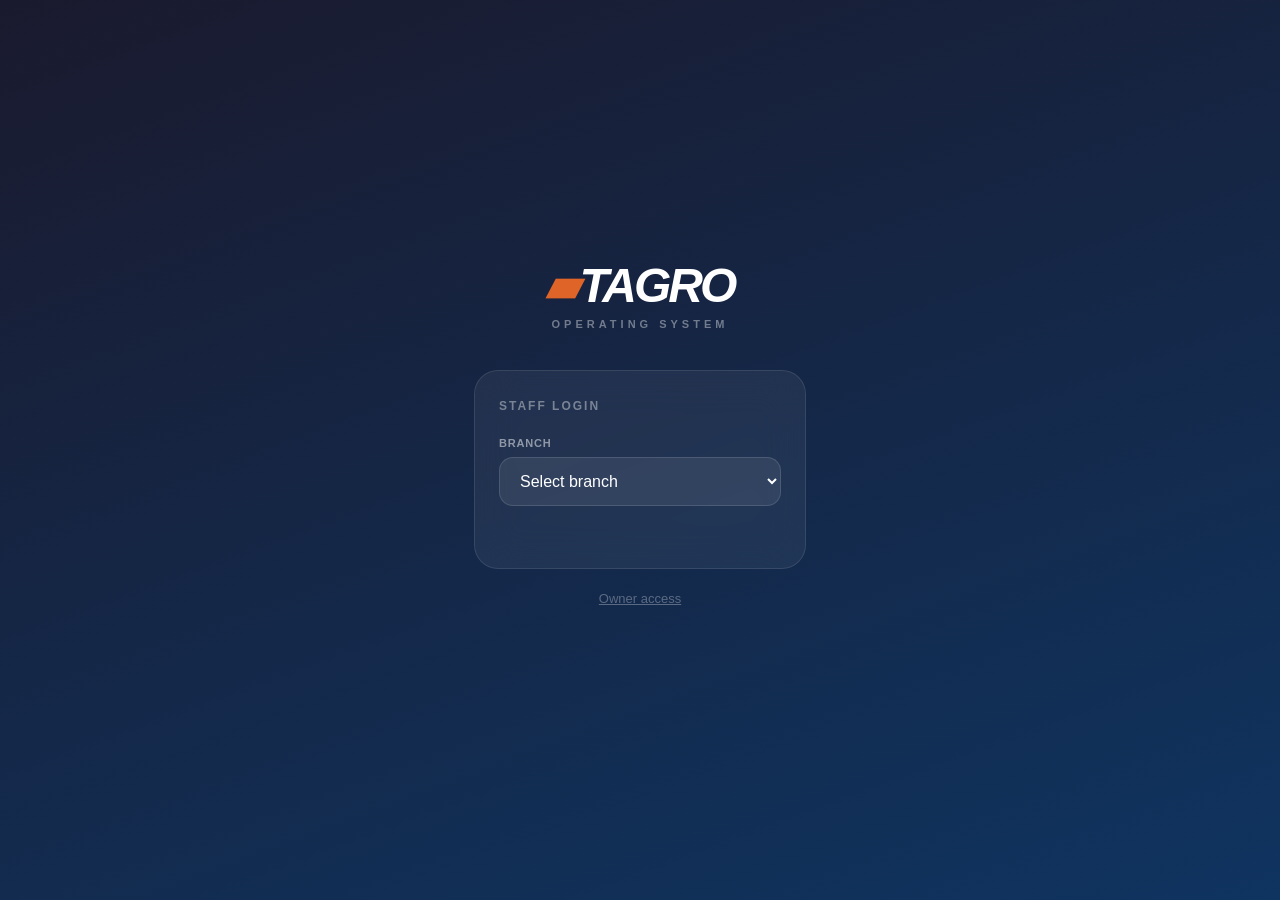
<file: login.html>
<!DOCTYPE html>
<html lang="en">
<head>
<meta charset="utf-8">
<meta name="viewport" content="width=device-width,initial-scale=1,maximum-scale=1,viewport-fit=cover">
<meta name="apple-mobile-web-app-capable" content="yes">
<meta name="apple-mobile-web-app-status-bar-style" content="black-translucent">
<title>TAGRO — Login</title>
<link rel="stylesheet" href="os-shell.css">
<script src="os-manifest.js"></script>
<script src="os-core.js"></script>
<style>
body { display:flex; align-items:center; justify-content:center; min-height:100vh;
  background: linear-gradient(160deg,#1a1a2e 0%,#0f3460 100%); overflow:auto; }

.login-wrap { width:100%; max-width:380px; padding:32px 24px; padding-top:calc(env(safe-area-inset-top,0px)+32px); }

.brand { text-align:center; margin-bottom:40px; }
.brand-mark { font-size:48px; font-weight:900; font-style:italic; color:white; letter-spacing:-3px; line-height:1; }
.brand-mark span { color:#df6427; font-style:normal; }
.brand-sub { font-size:11px; font-weight:900; letter-spacing:4px; text-transform:uppercase; color:rgba(255,255,255,.4); margin-top:8px; }

.card { background:rgba(255,255,255,.06); border:1px solid rgba(255,255,255,.1);
  border-radius:24px; padding:28px 24px; backdrop-filter:blur(20px); }

.card-title { font-size:12px; font-weight:900; color:rgba(255,255,255,.4); letter-spacing:2px;
  text-transform:uppercase; margin-bottom:24px; }

.field { margin-bottom:16px; }
.field label { display:block; font-size:11px; font-weight:900; color:rgba(255,255,255,.5);
  letter-spacing:.8px; text-transform:uppercase; margin-bottom:8px; }
.field select, .field input {
  width:100%; padding:14px 16px; border:1.5px solid rgba(255,255,255,.12);
  border-radius:14px; font-size:16px; font-family:inherit;
  background:rgba(255,255,255,.08); color:white; outline:none;
  transition:border-color .2s; }
.field select:focus, .field input:focus { border-color:#df6427; }
.field select option { background:#1a1a2e; color:white; }

.btn-primary { width:100%; padding:16px; background:#df6427; color:white;
  border:none; border-radius:14px; font-size:17px; font-weight:900;
  cursor:pointer; transition:background .2s; margin-top:8px; }
.btn-primary:active { background:#b84e1c; transform:scale(.98); }

.btn-ghost { width:100%; padding:14px; background:rgba(255,255,255,.07);
  color:rgba(255,255,255,.7); border:1.5px solid rgba(255,255,255,.1);
  border-radius:14px; font-size:15px; font-weight:800; cursor:pointer; margin-top:8px; }
.btn-ghost:active { background:rgba(255,255,255,.15); }

.divider { text-align:center; color:rgba(255,255,255,.25); font-size:12px; margin:14px 0; }
.error { color:#f87171; font-size:13px; text-align:center; margin-top:10px; min-height:18px; }

.otp-hint { font-size:14px; color:rgba(255,255,255,.65); text-align:center;
  margin-bottom:20px; line-height:1.6; }
.otp-hint strong { color:#df6427; }

.step { display:none; }
.step.active { display:block; }

.pin-wrap { position:relative; }
.pin-toggle { position:absolute; right:14px; top:50%; transform:translateY(-50%);
  background:none; border:none; cursor:pointer; font-size:18px; color:rgba(255,255,255,.4); }

.owner-row { text-align:center; margin-top:20px; }
.owner-btn { background:none; border:none; color:rgba(255,255,255,.3);
  font-size:13px; cursor:pointer; text-decoration:underline; }
</style>
</head>
<body>
<div class="login-wrap">
  <div class="brand">
    <div class="brand-mark"><span>▰</span>TAGRO</div>
    <div class="brand-sub">Operating System</div>
  </div>

  <div class="card">

    <!-- STEP 1: Branch + Staff -->
    <div class="step active" id="step-select">
      <div class="card-title">Staff Login</div>

      <div class="field">
        <label>Branch</label>
        <select id="branch-sel" onchange="onBranchChange()">
          <option value="">Select branch</option>
        </select>
      </div>

      <div class="field" id="staff-field" style="display:none">
        <label>Your Name</label>
        <select id="staff-sel" onchange="onStaffChange()">
          <option value="">Select your name</option>
        </select>
      </div>

      <div class="field" id="pin-field" style="display:none">
        <label>PIN</label>
        <div class="pin-wrap">
          <input type="password" inputmode="numeric" maxlength="6" id="pin-input"
            placeholder="• • • • • •"
            oninput="this.value=this.value.replace(/[^0-9]/g,'')"
            onkeydown="if(event.key==='Enter')doLogin()">
          <button class="pin-toggle" onclick="togglePin()">👁</button>
        </div>
      </div>

      <div class="error" id="pin-error"></div>

      <button class="btn-primary" id="btn-login" style="display:none" onclick="doLogin()">
        Enter TAGRO OS
      </button>

      <div class="divider" id="otp-div" style="display:none">or</div>
      <button class="btn-ghost" id="btn-otp" style="display:none" onclick="requestOTP()">
        Send PIN by SMS
      </button>
    </div>

    <!-- STEP 2: OTP entry -->
    <div class="step" id="step-otp">
      <div class="card-title">Verify Phone</div>
      <div class="otp-hint">Code sent to <strong id="otp-phone">your phone</strong></div>
      <div class="field">
        <label>6-Digit Code</label>
        <input type="tel" inputmode="numeric" maxlength="6" id="otp-input"
          placeholder="_ _ _ _ _ _" style="letter-spacing:8px;font-size:24px;text-align:center;"
          oninput="this.value=this.value.replace(/[^0-9]/g,'')"
          onkeydown="if(event.key==='Enter')verifyOTP()">
      </div>
      <div class="error" id="otp-error"></div>
      <button class="btn-primary" onclick="verifyOTP()">Verify & Enter</button>
      <button class="btn-ghost" onclick="showStep('step-select')">← Back</button>
    </div>

  </div>

  <div class="owner-row">
    <button class="owner-btn" onclick="ownerLogin()">Owner access</button>
  </div>
</div>

<div id="os-toast"></div>

<script>
const API = TAGRO_MANIFEST.api; // single source of truth — defined in os-manifest.js

// Redirect if already logged in
if (Session.valid()) location.href = 'index.html';

// Check expired flag
if (new URLSearchParams(location.search).get('expired')) {
  Toast.show('Session expired — please login again');
}

// ── POPULATE BRANCH ───────────────────────────────────────
(function populateBranches() {
  const sel = document.getElementById('branch-sel');
  Object.entries(TAGRO_MANIFEST.branches).forEach(([code, name]) => {
    const o = document.createElement('option');
    o.value = code; o.textContent = `${code} — ${name}`;
    sel.appendChild(o);
  });
  // Try to restore last branch
  const last = OS.get('tagro_last_branch');
  if (last) { sel.value = last; onBranchChange(); }
})();

function onBranchChange() {
  const branch = document.getElementById('branch-sel').value;
  OS.set('tagro_last_branch', branch);
  const staffField = document.getElementById('staff-field');
  const staffSel   = document.getElementById('staff-sel');
  if (!branch) { staffField.style.display = 'none'; return; }
  staffField.style.display = 'block';

  // Load staff from KV cache or fallback to manifest
  const kv = OS.get('tagro_kv_staff', []);
  const branchStaff = kv.filter(s => s.branch === branch && s.active !== false);

  staffSel.innerHTML = '<option value="">Select your name</option>';
  branchStaff.forEach(s => {
    const o = document.createElement('option');
    o.value = s.name; o.textContent = s.name + (s.role === 'Manager' ? ' (Manager)' : '');
    staffSel.appendChild(o);
  });
  // Always offer Demo
  const demo = document.createElement('option'); demo.value='Demo'; demo.textContent='Demo (Practice)'; staffSel.appendChild(demo);

  document.getElementById('pin-field').style.display = 'none';
  document.getElementById('btn-login').style.display = 'none';
  document.getElementById('otp-div').style.display = 'none';
  document.getElementById('btn-otp').style.display = 'none';
}

function onStaffChange() {
  const name = document.getElementById('staff-sel').value;
  if (!name) return;
  document.getElementById('pin-field').style.display = 'block';
  document.getElementById('btn-login').style.display = 'block';
  if (name !== 'Demo') {
    document.getElementById('otp-div').style.display = 'block';
    document.getElementById('btn-otp').style.display = 'block';
  }
  document.getElementById('pin-input').focus();
}

function togglePin() {
  const inp = document.getElementById('pin-input');
  inp.type = inp.type === 'password' ? 'text' : 'password';
}

// ── LOGIN ─────────────────────────────────────────────────
async function doLogin() {
  const branch = document.getElementById('branch-sel').value;
  const name   = document.getElementById('staff-sel').value;
  const pin    = document.getElementById('pin-input').value;
  const errEl  = document.getElementById('pin-error');
  errEl.textContent = '';

  if (!branch || !name) { errEl.textContent = 'Select branch and name'; return; }

  // Demo mode
  if (name === 'Demo') {
    Session.set({ name:'Demo', branch, branchName: TAGRO_MANIFEST.branches[branch], role:'Staff', demo:true });
    location.href = 'index.html'; return;
  }

  if (!pin || pin.length < 4) { errEl.textContent = 'Enter your PIN'; return; }

  // Check local PIN hash
  const key = `pin_${branch}_${name.replace(/\s+/g,'_')}`;
  const stored = OS.get(key, null);

  if (!stored) {
    // First time — set PIN
    const hashed = await hashPin(pin);
    OS.set(key, hashed);
    loginSuccess(name, branch, getStaffRole(name, branch));
    return;
  }

  const hashed = await hashPin(pin);
  if (hashed !== stored) { errEl.textContent = 'Wrong PIN. Try SMS code instead.'; return; }
  loginSuccess(name, branch, getStaffRole(name, branch));
}

async function hashPin(pin) {
  const txt = new TextEncoder().encode(pin + '|tagro-os-v1');
  const buf = await crypto.subtle.digest('SHA-256', txt);
  return Array.from(new Uint8Array(buf)).map(b => b.toString(16).padStart(2,'0')).join('');
}

function getStaffRole(name, branch) {
  const kv = OS.get('tagro_kv_staff', []);
  const found = kv.find(s => s.name === name && s.branch === branch);
  return found?.role || 'Staff';
}

function loginSuccess(name, branch, role) {
  Session.set({ name, branch, branchName: TAGRO_MANIFEST.branches[branch], role });
  // Background: activate device
  fetch(`${API}/device/activate`, {
    method:'POST', headers:{'Content-Type':'application/json'},
    body: JSON.stringify({ name, branch, deviceId: getDeviceId(), deviceInfo: navigator.userAgent.slice(0,80) })
  }).catch(()=>{});
  // Load KV config in background
  KVConfig.load().catch(()=>{});
  location.href = 'index.html';
}

// ── OTP ───────────────────────────────────────────────────
async function requestOTP() {
  const name   = document.getElementById('staff-sel').value;
  const branch = document.getElementById('branch-sel').value;
  document.getElementById('pin-error').textContent = 'Sending…';
  try {
    const res  = await fetch(`${API}/auth/otp-send`, {
      method:'POST', headers:{'Content-Type':'application/json'},
      body: JSON.stringify({ name, branch })
    });
    const data = await res.json();
    if (data.ok) {
      document.getElementById('otp-phone').textContent = data.masked;
      showStep('step-otp');
      document.getElementById('otp-input').focus();
    } else {
      document.getElementById('pin-error').textContent = data.error || 'Could not send SMS';
    }
  } catch {
    document.getElementById('pin-error').textContent = 'Network error — check connection';
  }
}

async function verifyOTP() {
  const name   = document.getElementById('staff-sel').value;
  const branch = document.getElementById('branch-sel').value;
  const otp    = document.getElementById('otp-input').value;
  const errEl  = document.getElementById('otp-error');
  if (otp.length !== 6) { errEl.textContent = 'Enter the 6-digit code'; return; }
  errEl.textContent = 'Verifying…';
  try {
    const res  = await fetch(`${API}/auth/otp-verify`, {
      method:'POST', headers:{'Content-Type':'application/json'},
      body: JSON.stringify({ name, branch, otp })
    });
    const data = await res.json();
    if (data.ok) {
      loginSuccess(name, branch, data.member?.role || 'Staff');
    } else {
      errEl.textContent = data.reason === 'expired' ? 'Code expired — request again' :
                          data.reason === 'blocked'  ? 'Too many attempts — wait 10 min' :
                          `Wrong code (${data.attemptsLeft} left)`;
    }
  } catch {
    errEl.textContent = 'Network error';
  }
}

// ── OWNER ─────────────────────────────────────────────────
async function ownerLogin() {
  const pin = prompt('Owner PIN:');
  if (!pin) return;
  const key    = 'pin_owner_tmthomas';
  const stored = OS.get(key, null);
  if (!stored) {
    const c = prompt('Set owner PIN (first time — confirm):');
    if (!c || c !== pin) { alert('PINs did not match'); return; }
    OS.set(key, await hashPin(pin));
    Toast.show('Owner PIN set');
  } else {
    if (await hashPin(pin) !== stored) { Toast.show('Wrong PIN'); return; }
  }
  Session.set({ name:'T M Thomas', phone:'9656361846', branch:'ALL', branchName:'All Branches', role:'Owner', loginAt: new Date().toISOString() });
  location.href = 'index.html';
}

function showStep(id) {
  document.querySelectorAll('.step').forEach(s => s.classList.remove('active'));
  document.getElementById(id).classList.add('active');
}

// Load KV staff in background so branch staff list is populated
KVConfig.load().catch(()=>{});
</script>
</body>
</html>
</file>
<file: os-shell.css>
/* TAGRO OS — Shell Styles */
/* Only the OS chrome. App styles live inside their own files. */

*, *::before, *::after { box-sizing: border-box; margin: 0; padding: 0; }

:root {
  --tagro:       #df6427;
  --tagro-dark:  #b84e1c;
  --tagro-light: #fff7ed;
  --green:       #287a3e;
  --blue:        #2563eb;
  --surface:     #ffffff;
  --bg:          #f0ede8;
  --text:        #121212;
  --muted:       #6b7280;
  --border:      #e5e7eb;
  --shadow:      0 4px 24px rgba(0,0,0,.12);
  --radius:      18px;
  --icon-size:   72px;
  --font:        -apple-system, 'SF Pro Display', 'Segoe UI', sans-serif;
  --safe-top:    env(safe-area-inset-top, 0px);
  --safe-bottom: env(safe-area-inset-bottom, 0px);
}

html, body {
  height: 100%; width: 100%;
  font-family: var(--font);
  background: var(--bg);
  color: var(--text);
  overflow: hidden;
  -webkit-tap-highlight-color: transparent;
  user-select: none;
}

/* ── STATUS BAR ──────────────────────────────────────────── */
#os-statusbar {
  position: fixed;
  top: 0; left: 0; right: 0;
  height: calc(44px + var(--safe-top));
  padding-top: var(--safe-top);
  display: flex;
  align-items: center;
  justify-content: space-between;
  padding-left: 20px;
  padding-right: 16px;
  z-index: 1000;
  background: transparent;
}

#os-statusbar .sb-left {
  display: flex; align-items: center; gap: 10px;
}
#os-statusbar .sb-branch {
  font-size: 13px; font-weight: 900;
  color: var(--tagro);
  background: white;
  padding: 3px 10px;
  border-radius: 99px;
  box-shadow: 0 1px 4px rgba(0,0,0,.1);
}
#os-statusbar .sb-user {
  font-size: 12px; font-weight: 700; color: var(--muted);
}
#os-statusbar .sb-right {
  display: flex; align-items: center; gap: 12px;
}
#notif-badge-wrap {
  position: relative;
}
#notif-btn {
  background: none; border: none; cursor: pointer;
  width: 32px; height: 32px;
  display: flex; align-items: center; justify-content: center;
}
#notif-badge {
  display: none;
  position: absolute; top: -2px; right: -2px;
  width: 16px; height: 16px;
  background: #ef4444; color: white;
  font-size: 9px; font-weight: 900;
  border-radius: 50%;
  align-items: center; justify-content: center;
}

/* ── WALLPAPER / HOME ────────────────────────────────────── */
#os-home {
  position: fixed;
  inset: 0;
  display: flex;
  flex-direction: column;
  background: linear-gradient(160deg, #1a1a2e 0%, #16213e 40%, #0f3460 100%);
}



/* ── ICON GRID ───────────────────────────────────────────── */
#icon-pages {
  flex: 1;
  display: flex;
  align-items: center;
  justify-content: center;
  padding-top: calc(44px + var(--safe-top) + 12px);
  padding-bottom: calc(80px + var(--safe-bottom));
  overflow: hidden;
}

.icon-page {
  display: grid;
  grid-template-columns: repeat(4, 1fr);
  gap: 8px 4px;
  width: 100%;
  max-width: 400px;
  padding: 0 16px;
}

.app-icon {
  display: flex;
  flex-direction: column;
  align-items: center;
  gap: 6px;
  padding: 10px 4px;
  cursor: pointer;
  border-radius: 16px;
  transition: transform .12s, opacity .12s;
  -webkit-tap-highlight-color: transparent;
  position: relative;
}
.app-icon:active { transform: scale(.88); opacity: .8; }

.icon-bubble {
  width: var(--icon-size);
  height: var(--icon-size);
  border-radius: 20px;
  display: flex;
  align-items: center;
  justify-content: center;
  box-shadow: 0 4px 12px rgba(0,0,0,.25), inset 0 1px 0 rgba(255,255,255,.2);
}

.icon-bubble svg {
  width: 34px; height: 34px;
  stroke: white; fill: none;
  stroke-width: 2; stroke-linecap: round; stroke-linejoin: round;
}

.icon-label {
  font-size: 11px;
  font-weight: 700;
  color: rgba(255,255,255,.9);
  text-shadow: 0 1px 3px rgba(0,0,0,.5);
  text-align: center;
  letter-spacing: .2px;
  max-width: 70px;
  line-height: 1.2;
}



/* Page dots */
#page-dots {
  position: fixed;
  bottom: calc(72px + var(--safe-bottom) + 12px);
  left: 0; right: 0;
  display: flex;
  justify-content: center;
  gap: 6px;
  z-index: 100;
}
.page-dot {
  width: 6px; height: 6px;
  border-radius: 50%;
  background: rgba(255,255,255,.4);
  transition: all .2s;
}
.page-dot.active {
  background: white;
  width: 18px;
  border-radius: 3px;
}

/* ── DOCK ────────────────────────────────────────────────── */
#os-dock {
  position: fixed;
  bottom: var(--safe-bottom);
  left: 0; right: 0;
  height: 80px;
  display: flex;
  align-items: center;
  justify-content: space-around;
  padding: 0 24px;
  background: rgba(255,255,255,.15);
  backdrop-filter: blur(20px);
  -webkit-backdrop-filter: blur(20px);
  border-top: 1px solid rgba(255,255,255,.1);
  z-index: 200;
}

.dock-btn {
  display: flex;
  flex-direction: column;
  align-items: center;
  gap: 4px;
  background: none;
  border: none;
  cursor: pointer;
  padding: 8px 12px;
  border-radius: 12px;
  transition: background .15s;
  color: white;
  -webkit-tap-highlight-color: transparent;
}
.dock-btn:active { background: rgba(255,255,255,.15); }
.dock-btn svg { width: 22px; height: 22px; stroke: rgba(255,255,255,.85); fill: none; stroke-width: 2; stroke-linecap: round; stroke-linejoin: round; }
.dock-btn span { font-size: 9px; font-weight: 800; color: rgba(255,255,255,.7); letter-spacing: .3px; text-transform: uppercase; }

/* Exit to phone button — always visible */
#btn-exit-phone {
  position: fixed;
  bottom: calc(var(--safe-bottom) + 88px);
  right: 16px;
  width: 36px; height: 36px;
  background: rgba(0,0,0,.35);
  backdrop-filter: blur(8px);
  border: 1px solid rgba(255,255,255,.2);
  border-radius: 50%;
  display: flex; align-items: center; justify-content: center;
  cursor: pointer;
  z-index: 300;
  color: rgba(255,255,255,.8);
  font-size: 14px;
  transition: transform .1s;
}
#btn-exit-phone:active { transform: scale(.88); }

/* Hard reset — bottom left, subtle */
#btn-hard-reset {
  position: fixed;
  bottom: calc(var(--safe-bottom) + 88px);
  left: 16px;
  width: 36px; height: 36px;
  background: rgba(0,0,0,.25);
  backdrop-filter: blur(8px);
  border: 1px solid rgba(255,255,255,.15);
  border-radius: 50%;
  display: flex; align-items: center; justify-content: center;
  cursor: pointer;
  z-index: 300;
  opacity: .5;
  transition: opacity .2s, transform .1s;
}
#btn-hard-reset:hover { opacity: .9; }
#btn-hard-reset:active { transform: scale(.88); }
#btn-hard-reset svg { width: 16px; height: 16px; stroke: white; fill: none; stroke-width: 2.5; stroke-linecap: round; }

/* ── NOTIFICATION SHADE ──────────────────────────────────── */
#notif-shade {
  position: fixed;
  top: 0; left: 0; right: 0;
  height: 100vh;
  z-index: 800;
  pointer-events: none;
  transform: translateY(-100%);
  transition: transform .3s cubic-bezier(.4,0,.2,1);
}
#notif-shade.open {
  transform: translateY(0);
  pointer-events: all;
}

#shade-backdrop {
  position: absolute;
  inset: 0;
  background: rgba(0,0,0,.4);
  backdrop-filter: blur(6px);
  -webkit-backdrop-filter: blur(6px);
}

#shade-panel {
  position: absolute;
  top: 0; left: 0; right: 0;
  max-height: 75vh;
  background: rgba(20,20,35,.95);
  backdrop-filter: blur(30px);
  -webkit-backdrop-filter: blur(30px);
  border-radius: 0 0 24px 24px;
  overflow: hidden;
  display: flex;
  flex-direction: column;
  padding-top: var(--safe-top);
}

/* Quick settings row */
#shade-quick {
  display: flex;
  gap: 8px;
  padding: 16px 20px 12px;
  border-bottom: 1px solid rgba(255,255,255,.08);
}
.quick-tile {
  flex: 1;
  background: rgba(255,255,255,.1);
  border-radius: 12px;
  padding: 10px 8px;
  text-align: center;
  cursor: pointer;
  transition: background .15s;
}
.quick-tile:active { background: rgba(255,255,255,.2); }
.quick-tile .qt-icon { font-size: 18px; display: block; margin-bottom: 3px; }
.quick-tile .qt-label { font-size: 9px; font-weight: 800; color: rgba(255,255,255,.6); text-transform: uppercase; letter-spacing: .5px; }

/* Pinned shortcuts */
#shade-shortcuts {
  display: flex;
  gap: 6px;
  padding: 12px 20px;
  border-bottom: 1px solid rgba(255,255,255,.08);
  overflow-x: auto;
  scrollbar-width: none;
}
#shade-shortcuts::-webkit-scrollbar { display: none; }
.shortcut-chip {
  flex: none;
  display: flex;
  align-items: center;
  gap: 6px;
  background: rgba(255,255,255,.1);
  border-radius: 20px;
  padding: 6px 12px;
  cursor: pointer;
  font-size: 12px;
  font-weight: 700;
  color: white;
  white-space: nowrap;
}

/* Notification list */
#shade-notifs {
  flex: 1;
  overflow-y: auto;
  padding: 8px 0 16px;
}
.notif-item {
  display: flex;
  align-items: flex-start;
  gap: 10px;
  padding: 10px 20px;
  border-bottom: 1px solid rgba(255,255,255,.05);
  cursor: pointer;
  transition: background .15s;
}
.notif-item:active { background: rgba(255,255,255,.05); }
.notif-dot {
  width: 8px; height: 8px;
  border-radius: 50%;
  margin-top: 5px;
  flex: none;
}
.notif-body { flex: 1; }
.notif-type {
  font-size: 9px;
  font-weight: 900;
  text-transform: uppercase;
  letter-spacing: .8px;
  margin-bottom: 2px;
}
.notif-msg {
  font-size: 13px;
  color: rgba(255,255,255,.85);
  line-height: 1.4;
}
.notif-time {
  font-size: 10px;
  color: rgba(255,255,255,.4);
  margin-top: 3px;
}
.shade-handle {
  width: 36px; height: 4px;
  background: rgba(255,255,255,.3);
  border-radius: 2px;
  margin: 10px auto 0;
}

/* ── APP OVERLAY ─────────────────────────────────────────── */
#app-overlay {
  position: fixed;
  inset: 0;
  z-index: 600;
  background: #f0ede8;
  display: flex;
  flex-direction: column;
  transform: translateY(100%);
  transition: transform .3s cubic-bezier(.4,0,.2,1);
}
#app-overlay.open {
  transform: translateY(0);
}

#app-titlebar {
  display: flex;
  align-items: center;
  gap: 12px;
  padding: calc(var(--safe-top) + 10px) 16px 10px;
  background: white;
  border-bottom: 1px solid var(--border);
  min-height: calc(var(--safe-top) + 52px);
}
#app-back {
  background: none; border: none; cursor: pointer;
  width: 36px; height: 36px;
  display: flex; align-items: center; justify-content: center;
  border-radius: 50%;
  color: var(--tagro);
  font-size: 22px;
  transition: background .15s;
}
#app-back:active { background: var(--tagro-light); }

#app-title {
  font-size: 17px;
  font-weight: 900;
  color: var(--text);
  flex: 1;
}

#app-frame {
  flex: 1;
  border: none;
  width: 100%;
  background: #f0ede8;
}

/* ── TOAST ───────────────────────────────────────────────── */
#os-toast {
  position: fixed;
  bottom: calc(var(--safe-bottom) + 96px);
  left: 50%;
  transform: translateX(-50%) translateY(10px);
  background: rgba(20,20,20,.92);
  color: white;
  padding: 10px 20px;
  border-radius: 99px;
  font-size: 13px;
  font-weight: 700;
  opacity: 0;
  transition: opacity .2s, transform .2s;
  z-index: 2000;
  pointer-events: none;
  white-space: nowrap;
}
#os-toast.visible {
  opacity: 1;
  transform: translateX(-50%) translateY(0);
}

/* ── LOGIN PAGE ──────────────────────────────────────────── */
#login-page {
  position: fixed;
  inset: 0;
  background: linear-gradient(160deg, #1a1a2e 0%, #0f3460 100%);
  display: flex;
  flex-direction: column;
  align-items: center;
  justify-content: center;
  z-index: 9000;
  padding: 32px 24px;
  padding-top: calc(var(--safe-top) + 32px);
}

/* Drag handle for shade */
#shade-drag-area {
  height: 20px;
  display: flex;
  align-items: center;
  justify-content: center;
  cursor: pointer;
  touch-action: pan-y;
}

/* ── SCROLLBARS ──────────────────────────────────────────── */
* { scrollbar-width: thin; scrollbar-color: rgba(0,0,0,.15) transparent; }
*::-webkit-scrollbar { width: 4px; }
*::-webkit-scrollbar-track { background: transparent; }
*::-webkit-scrollbar-thumb { background: rgba(0,0,0,.15); border-radius: 2px; }
</file>
